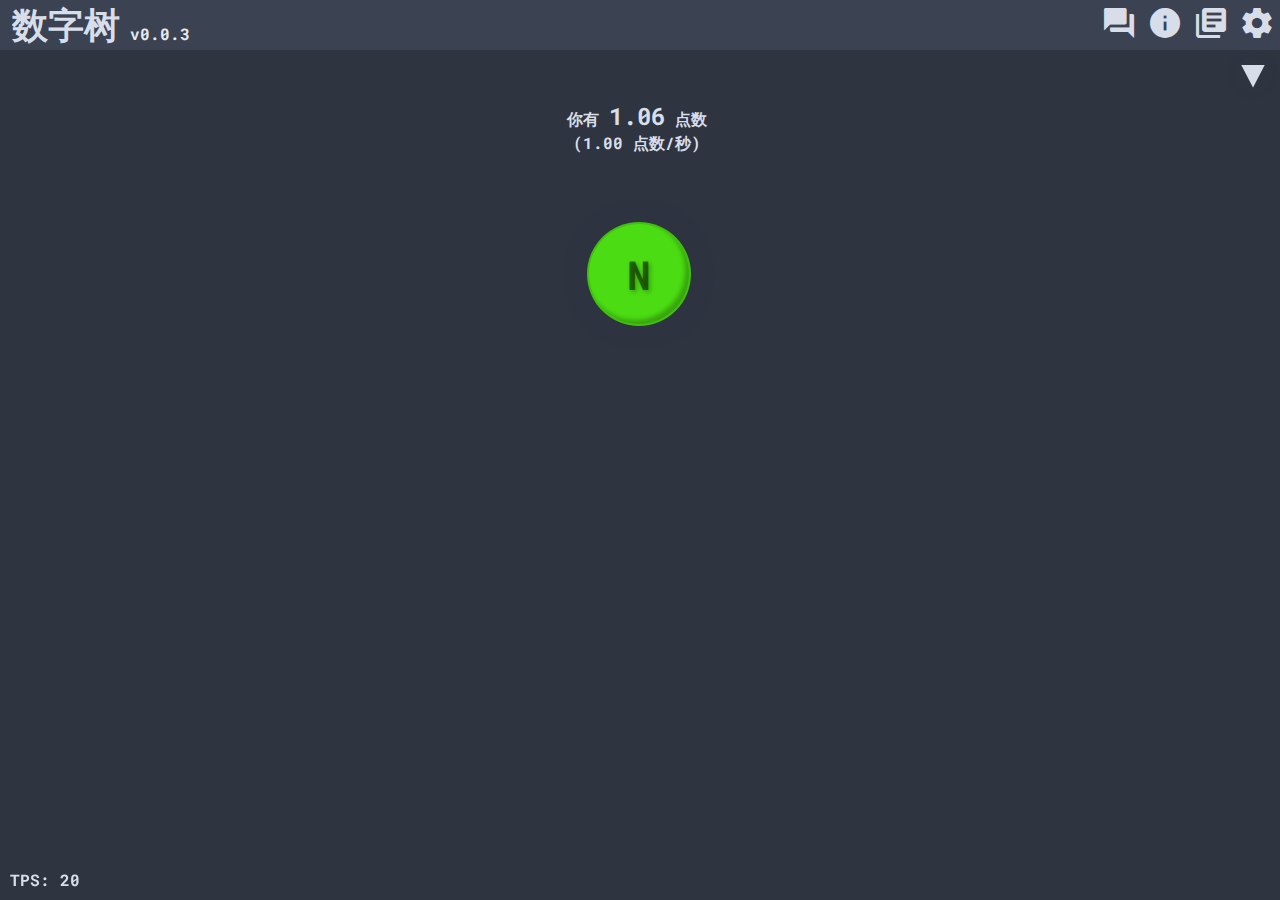
<file: index.html>
<!DOCTYPE html>
<html lang="">
  <head>
    <meta charset="utf-8" />
    <meta http-equiv="X-UA-Compatible" content="IE=edge" />
    <meta name="viewport" content="width=device-width,initial-scale=1" />
    <link rel="preconnect" href="https://fonts.googleapis.com" />
    <link rel="preconnect" href="https://fonts.gstatic.com" crossorigin />
    <link
      href="https://fonts.googleapis.com/css2?family=Roboto+Mono&family=Kalam&display=swap"
      rel="stylesheet"
    />
    <link
      href="https://fonts.googleapis.com/icon?family=Material+Icons|Material+Icons+Outlined"
      rel="stylesheet"
    />
    <link rel="apple-touch-icon" sizes="180x180" href="/apple-touch-icon.png" />
    <link rel="icon" type="image/png" sizes="32x32" href="/favicon-32x32.png" />
    <link rel="icon" type="image/png" sizes="16x16" href="/favicon-16x16.png" />
    <link rel="manifest" href="/site.webmanifest" />
    <title>profectus</title>
    <script
      defer="defer"
      type="module"
      src="js/chunk-vendors.101ce520.js"
    ></script>
    <script defer="defer" type="module" src="js/app.d3cb0413.js"></script>
    <link href="css/chunk-vendors.ae0fafc3.css" rel="stylesheet" />
    <link href="css/app.e6d0f501.css" rel="stylesheet" />
    <script
      defer="defer"
      src="js/chunk-vendors-legacy.98c4f453.js"
      nomodule
    ></script>
    <script defer="defer" src="js/app-legacy.18f4947e.js" nomodule></script>
  </head>
  <body>
	<script src="chs.js"></script>
	<script src="core.js"></script>
    <noscript
      ><strong
        >We're sorry but profectus doesn't work properly without JavaScript
        enabled. Please enable it to continue.</strong
      ></noscript
    >
    <div id="app"></div>
<!--客服 开始-->
<script src="//g8hh.github.io/static/js/jquery.min.js"></script>
<link rel="stylesheet" href="//g8hh.github.io/static/css/kf.css" type="text/css" media="screen" charset="utf-8">
<script src="//g8hh.github.io/static/js/kf.js"></script>
<!-- 客服 结束 -->
<!--站长统计-->
   <div style="display: none"><script>
var _hmt = _hmt || [];
(function() {
  var hm = document.createElement("script");
  hm.src = "https://hm.baidu.com/hm.js?f237591d5976f87ca2e06b38c3658d9c";
  var s = document.getElementsByTagName("script")[0]; 
  s.parentNode.insertBefore(hm, s);
})();
</script>

    </div>
  </body>
</html>
</file>
<file: css/chunk-vendors.ae0fafc3.css>
.icon.delete{display:flex;justify-content:center;align-items:center;padding:0;margin:0;border:none;background:none;height:8px;width:8px;min-height:8px;min-width:8px;max-height:8px;max-width:8px;cursor:pointer}.icon.arrow-downward{color:#999;border-style:solid;border-width:4px 4px 0;border-color:#999 transparent transparent;content:"";transition:transform .2s linear;cursor:pointer}.icon.arrow-downward.active{transform:rotate(180deg)}.vue-select{position:relative;display:flex;align-items:flex-start;justify-content:flex-start;flex-direction:column;width:150px;border-radius:4px;border:1px solid #999;box-sizing:border-box;outline:none}.vue-select[aria-disabled=true]{background-color:#efefef}.vue-select[aria-disabled=true] *,.vue-select[aria-disabled=true] input{cursor:not-allowed}.vue-select-header{display:flex;width:100%;align-items:center;justify-content:space-between}.vue-select-header .icon.arrow-downward,.vue-select-header .icon.loading{margin-right:4px}.vue-tags{display:flex;flex-wrap:wrap;margin:0;padding:2px;min-height:calc(1rem + 4px);-webkit-user-select:none;-moz-user-select:none;-ms-user-select:none;user-select:none}.vue-tags.collapsed{flex-wrap:nowrap;overflow:auto}.vue-tag{display:none;align-items:center;justify-content:center;list-style-type:none;border-radius:4px;background-color:#999;padding:0 4px;margin:2px;min-height:1rem;font-size:.8rem}.vue-tag span{margin-right:4px}.vue-tag.selected{display:flex;align-items:center;justify-content:center;background-color:#999;border-radius:4px;padding:0 4px;font-size:.8rem}.vue-tags[data-removable=false] .vue-tag.selected img:hover{cursor:not-allowed}.vue-select-input-wrapper{position:relative;display:flex;width:100%;align-items:center;justify-content:space-between}.vue-select-input-wrapper .icon.loading{margin-right:4px}.vue-input{display:inline-flex;align-items:center;border-radius:4px;border:none;outline:none;max-width:100%;min-width:0;width:100%;box-sizing:border-box;padding:4px}.vue-select[data-is-focusing=false][aria-disabled=false] .vue-input input,input[readonly]{cursor:default}.vue-input input{border:none;outline:none;width:100%;min-width:0;font-size:.8rem;padding:0}.vue-input input[disabled]{background-color:#efefef}.vue-input input[readonly],.vue-select-header .vue-input input[disabled]{background-color:unset}.vue-dropdown{display:none;position:absolute;background-color:#fff;z-index:1;overflow-y:auto;width:100%;min-width:0;margin:0;padding:0;left:-1px;box-sizing:content-box;border:1px solid #999;list-style-type:none}.vue-select[aria-expanded=true] .vue-dropdown{display:unset}.vue-dropdown[data-visible-length="0"]{border:none}.vue-dropdown-item{list-style-type:none;padding:4px;cursor:pointer;min-height:1rem}.vue-dropdown-item.highlighted{background-color:#41b883}.vue-dropdown-item.disabled{background-color:#efefef;cursor:not-allowed}.vue-dropdown-item.selected{background-color:#f3f3f3}.vue-dropdown-item.selected.highlighted{background-color:#ff6a6a}.vue-dropdown[data-addable=false][data-multiple=true] .vue-dropdown-item:not(.selected):hover,.vue-dropdown[data-removable=false] .vue-dropdown-item.selected:hover{cursor:not-allowed}.icon.loading{display:inline-block;position:relative;width:8px;min-width:8px;height:8px;min-height:8px}.icon.loading div{box-sizing:border-box;display:block;position:absolute;border:1px solid #999;width:8px;height:8px;border-radius:50%;-webkit-animation:loading 1s cubic-bezier(.5,0,.5,1) infinite;animation:loading 1s cubic-bezier(.5,0,.5,1) infinite;border-color:#999 transparent transparent transparent}.icon.loading div:first-child{-webkit-animation-delay:-.08s;animation-delay:-.08s}.icon.loading div:nth-child(2){-webkit-animation-delay:-.16s;animation-delay:-.16s}@-webkit-keyframes loading{0%{transform:rotate(0deg)}to{transform:rotate(1turn)}}@keyframes loading{0%{transform:rotate(0deg)}to{transform:rotate(1turn)}}.inline-flex{display:inline-flex}.vue-select[aria-expanded=true].direction-bottom{border-bottom-left-radius:0;border-bottom-right-radius:0}.vue-select[aria-expanded=true].direction-top{border-top-left-radius:0;border-top-right-radius:0}.vue-select.direction-top .vue-dropdown{bottom:100%;border-top-left-radius:3px;border-top-right-radius:3px}.vue-select.direction-bottom .vue-dropdown{top:100%;border-bottom-left-radius:3px;border-bottom-right-radius:3px}.Vue-Toastification__container{z-index:9999;position:fixed;padding:4px;width:600px;box-sizing:border-box;display:flex;min-height:100%;color:#fff;flex-direction:column;pointer-events:none}@media only screen and (min-width:600px){.Vue-Toastification__container.top-center,.Vue-Toastification__container.top-left,.Vue-Toastification__container.top-right{top:1em}.Vue-Toastification__container.bottom-center,.Vue-Toastification__container.bottom-left,.Vue-Toastification__container.bottom-right{bottom:1em;flex-direction:column-reverse}.Vue-Toastification__container.bottom-left,.Vue-Toastification__container.top-left{left:1em}.Vue-Toastification__container.bottom-left .Vue-Toastification__toast,.Vue-Toastification__container.top-left .Vue-Toastification__toast{margin-right:auto}@supports not (-moz-appearance:none){.Vue-Toastification__container.bottom-left .Vue-Toastification__toast--rtl,.Vue-Toastification__container.top-left .Vue-Toastification__toast--rtl{margin-right:unset;margin-left:auto}}.Vue-Toastification__container.bottom-right,.Vue-Toastification__container.top-right{right:1em}.Vue-Toastification__container.bottom-right .Vue-Toastification__toast,.Vue-Toastification__container.top-right .Vue-Toastification__toast{margin-left:auto}@supports not (-moz-appearance:none){.Vue-Toastification__container.bottom-right .Vue-Toastification__toast--rtl,.Vue-Toastification__container.top-right .Vue-Toastification__toast--rtl{margin-left:unset;margin-right:auto}}.Vue-Toastification__container.bottom-center,.Vue-Toastification__container.top-center{left:50%;margin-left:-300px}.Vue-Toastification__container.bottom-center .Vue-Toastification__toast,.Vue-Toastification__container.top-center .Vue-Toastification__toast{margin-left:auto;margin-right:auto}}@media only screen and (max-width:600px){.Vue-Toastification__container{width:100vw;padding:0;left:0;margin:0}.Vue-Toastification__container .Vue-Toastification__toast{width:100%}.Vue-Toastification__container.top-center,.Vue-Toastification__container.top-left,.Vue-Toastification__container.top-right{top:0}.Vue-Toastification__container.bottom-center,.Vue-Toastification__container.bottom-left,.Vue-Toastification__container.bottom-right{bottom:0;flex-direction:column-reverse}}.Vue-Toastification__toast{display:inline-flex;position:relative;max-height:800px;min-height:64px;box-sizing:border-box;margin-bottom:1rem;padding:22px 24px;border-radius:8px;box-shadow:0 1px 10px 0 rgba(0,0,0,.1),0 2px 15px 0 rgba(0,0,0,.05);justify-content:space-between;font-family:Lato,Helvetica,Roboto,Arial,sans-serif;max-width:600px;min-width:326px;pointer-events:auto;overflow:hidden;transform:translateZ(0);direction:ltr}.Vue-Toastification__toast--rtl{direction:rtl}.Vue-Toastification__toast--default{background-color:#1976d2;color:#fff}.Vue-Toastification__toast--info{background-color:#2196f3;color:#fff}.Vue-Toastification__toast--success{background-color:#4caf50;color:#fff}.Vue-Toastification__toast--error{background-color:#ff5252;color:#fff}.Vue-Toastification__toast--warning{background-color:#ffc107;color:#fff}@media only screen and (max-width:600px){.Vue-Toastification__toast{border-radius:0;margin-bottom:.5rem}}.Vue-Toastification__toast-body{flex:1;line-height:24px;font-size:16px;word-break:break-word;white-space:pre-wrap}.Vue-Toastification__toast-component-body{flex:1}.Vue-Toastification__toast.disable-transition{-webkit-animation:none!important;animation:none!important}.Vue-Toastification__close-button{font-weight:700;font-size:24px;line-height:24px;background:transparent;outline:none;border:none;padding:0;padding-left:10px;cursor:pointer;transition:.3s ease;align-items:center;color:#fff;opacity:.3;transition:visibility 0s,opacity .2s linear}.Vue-Toastification__close-button:focus,.Vue-Toastification__close-button:hover{opacity:1}.Vue-Toastification__toast:not(:hover) .Vue-Toastification__close-button.show-on-hover{opacity:0}.Vue-Toastification__toast--rtl .Vue-Toastification__close-button{padding-left:unset;padding-right:10px}@-webkit-keyframes scale-x-frames{0%{transform:scaleX(1)}to{transform:scaleX(0)}}@keyframes scale-x-frames{0%{transform:scaleX(1)}to{transform:scaleX(0)}}.Vue-Toastification__progress-bar{position:absolute;bottom:0;left:0;width:100%;height:5px;z-index:10000;background-color:hsla(0,0%,100%,.7);transform-origin:left;-webkit-animation:scale-x-frames linear 1 forwards;animation:scale-x-frames linear 1 forwards}.Vue-Toastification__toast--rtl .Vue-Toastification__progress-bar{right:0;left:unset;transform-origin:right}.Vue-Toastification__icon{margin:auto 18px auto 0;background:transparent;outline:none;border:none;padding:0;transition:.3s ease;align-items:center;width:20px;height:100%}.Vue-Toastification__toast--rtl .Vue-Toastification__icon{margin:auto 0 auto 18px}@-webkit-keyframes bounceInRight{0%,60%,75%,90%,to{-webkit-animation-timing-function:cubic-bezier(.215,.61,.355,1);animation-timing-function:cubic-bezier(.215,.61,.355,1)}0%{opacity:0;transform:translate3d(3000px,0,0)}60%{opacity:1;transform:translate3d(-25px,0,0)}75%{transform:translate3d(10px,0,0)}90%{transform:translate3d(-5px,0,0)}to{transform:none}}@keyframes bounceInRight{0%,60%,75%,90%,to{-webkit-animation-timing-function:cubic-bezier(.215,.61,.355,1);animation-timing-function:cubic-bezier(.215,.61,.355,1)}0%{opacity:0;transform:translate3d(3000px,0,0)}60%{opacity:1;transform:translate3d(-25px,0,0)}75%{transform:translate3d(10px,0,0)}90%{transform:translate3d(-5px,0,0)}to{transform:none}}@-webkit-keyframes bounceOutRight{40%{opacity:1;transform:translate3d(-20px,0,0)}to{opacity:0;transform:translate3d(1000px,0,0)}}@keyframes bounceOutRight{40%{opacity:1;transform:translate3d(-20px,0,0)}to{opacity:0;transform:translate3d(1000px,0,0)}}@-webkit-keyframes bounceInLeft{0%,60%,75%,90%,to{-webkit-animation-timing-function:cubic-bezier(.215,.61,.355,1);animation-timing-function:cubic-bezier(.215,.61,.355,1)}0%{opacity:0;transform:translate3d(-3000px,0,0)}60%{opacity:1;transform:translate3d(25px,0,0)}75%{transform:translate3d(-10px,0,0)}90%{transform:translate3d(5px,0,0)}to{transform:none}}@keyframes bounceInLeft{0%,60%,75%,90%,to{-webkit-animation-timing-function:cubic-bezier(.215,.61,.355,1);animation-timing-function:cubic-bezier(.215,.61,.355,1)}0%{opacity:0;transform:translate3d(-3000px,0,0)}60%{opacity:1;transform:translate3d(25px,0,0)}75%{transform:translate3d(-10px,0,0)}90%{transform:translate3d(5px,0,0)}to{transform:none}}@-webkit-keyframes bounceOutLeft{20%{opacity:1;transform:translate3d(20px,0,0)}to{opacity:0;transform:translate3d(-2000px,0,0)}}@keyframes bounceOutLeft{20%{opacity:1;transform:translate3d(20px,0,0)}to{opacity:0;transform:translate3d(-2000px,0,0)}}@-webkit-keyframes bounceInUp{0%,60%,75%,90%,to{-webkit-animation-timing-function:cubic-bezier(.215,.61,.355,1);animation-timing-function:cubic-bezier(.215,.61,.355,1)}0%{opacity:0;transform:translate3d(0,3000px,0)}60%{opacity:1;transform:translate3d(0,-20px,0)}75%{transform:translate3d(0,10px,0)}90%{transform:translate3d(0,-5px,0)}to{transform:translateZ(0)}}@keyframes bounceInUp{0%,60%,75%,90%,to{-webkit-animation-timing-function:cubic-bezier(.215,.61,.355,1);animation-timing-function:cubic-bezier(.215,.61,.355,1)}0%{opacity:0;transform:translate3d(0,3000px,0)}60%{opacity:1;transform:translate3d(0,-20px,0)}75%{transform:translate3d(0,10px,0)}90%{transform:translate3d(0,-5px,0)}to{transform:translateZ(0)}}@-webkit-keyframes bounceOutUp{20%{transform:translate3d(0,-10px,0)}40%,45%{opacity:1;transform:translate3d(0,20px,0)}to{opacity:0;transform:translate3d(0,-2000px,0)}}@keyframes bounceOutUp{20%{transform:translate3d(0,-10px,0)}40%,45%{opacity:1;transform:translate3d(0,20px,0)}to{opacity:0;transform:translate3d(0,-2000px,0)}}@-webkit-keyframes bounceInDown{0%,60%,75%,90%,to{-webkit-animation-timing-function:cubic-bezier(.215,.61,.355,1);animation-timing-function:cubic-bezier(.215,.61,.355,1)}0%{opacity:0;transform:translate3d(0,-3000px,0)}60%{opacity:1;transform:translate3d(0,25px,0)}75%{transform:translate3d(0,-10px,0)}90%{transform:translate3d(0,5px,0)}to{transform:none}}@keyframes bounceInDown{0%,60%,75%,90%,to{-webkit-animation-timing-function:cubic-bezier(.215,.61,.355,1);animation-timing-function:cubic-bezier(.215,.61,.355,1)}0%{opacity:0;transform:translate3d(0,-3000px,0)}60%{opacity:1;transform:translate3d(0,25px,0)}75%{transform:translate3d(0,-10px,0)}90%{transform:translate3d(0,5px,0)}to{transform:none}}@-webkit-keyframes bounceOutDown{20%{transform:translate3d(0,10px,0)}40%,45%{opacity:1;transform:translate3d(0,-20px,0)}to{opacity:0;transform:translate3d(0,2000px,0)}}@keyframes bounceOutDown{20%{transform:translate3d(0,10px,0)}40%,45%{opacity:1;transform:translate3d(0,-20px,0)}to{opacity:0;transform:translate3d(0,2000px,0)}}.Vue-Toastification__bounce-enter-active.bottom-left,.Vue-Toastification__bounce-enter-active.top-left{-webkit-animation-name:bounceInLeft;animation-name:bounceInLeft}.Vue-Toastification__bounce-enter-active.bottom-right,.Vue-Toastification__bounce-enter-active.top-right{-webkit-animation-name:bounceInRight;animation-name:bounceInRight}.Vue-Toastification__bounce-enter-active.top-center{-webkit-animation-name:bounceInDown;animation-name:bounceInDown}.Vue-Toastification__bounce-enter-active.bottom-center{-webkit-animation-name:bounceInUp;animation-name:bounceInUp}.Vue-Toastification__bounce-leave-active:not(.disable-transition).bottom-left,.Vue-Toastification__bounce-leave-active:not(.disable-transition).top-left{-webkit-animation-name:bounceOutLeft;animation-name:bounceOutLeft}.Vue-Toastification__bounce-leave-active:not(.disable-transition).bottom-right,.Vue-Toastification__bounce-leave-active:not(.disable-transition).top-right{-webkit-animation-name:bounceOutRight;animation-name:bounceOutRight}.Vue-Toastification__bounce-leave-active:not(.disable-transition).top-center{-webkit-animation-name:bounceOutUp;animation-name:bounceOutUp}.Vue-Toastification__bounce-leave-active:not(.disable-transition).bottom-center{-webkit-animation-name:bounceOutDown;animation-name:bounceOutDown}.Vue-Toastification__bounce-enter-active,.Vue-Toastification__bounce-leave-active{-webkit-animation-duration:.75s;animation-duration:.75s;-webkit-animation-fill-mode:both;animation-fill-mode:both}.Vue-Toastification__bounce-move{transition-timing-function:ease-in-out;transition-property:all;transition-duration:.4s}@-webkit-keyframes fadeOutTop{0%{transform:translateY(0);opacity:1}to{transform:translateY(-50px);opacity:0}}@keyframes fadeOutTop{0%{transform:translateY(0);opacity:1}to{transform:translateY(-50px);opacity:0}}@-webkit-keyframes fadeOutLeft{0%{transform:translateX(0);opacity:1}to{transform:translateX(-50px);opacity:0}}@keyframes fadeOutLeft{0%{transform:translateX(0);opacity:1}to{transform:translateX(-50px);opacity:0}}@-webkit-keyframes fadeOutBottom{0%{transform:translateY(0);opacity:1}to{transform:translateY(50px);opacity:0}}@keyframes fadeOutBottom{0%{transform:translateY(0);opacity:1}to{transform:translateY(50px);opacity:0}}@-webkit-keyframes fadeOutRight{0%{transform:translateX(0);opacity:1}to{transform:translateX(50px);opacity:0}}@keyframes fadeOutRight{0%{transform:translateX(0);opacity:1}to{transform:translateX(50px);opacity:0}}@-webkit-keyframes fadeInLeft{0%{transform:translateX(-50px);opacity:0}to{transform:translateX(0);opacity:1}}@keyframes fadeInLeft{0%{transform:translateX(-50px);opacity:0}to{transform:translateX(0);opacity:1}}@-webkit-keyframes fadeInRight{0%{transform:translateX(50px);opacity:0}to{transform:translateX(0);opacity:1}}@keyframes fadeInRight{0%{transform:translateX(50px);opacity:0}to{transform:translateX(0);opacity:1}}@-webkit-keyframes fadeInTop{0%{transform:translateY(-50px);opacity:0}to{transform:translateY(0);opacity:1}}@keyframes fadeInTop{0%{transform:translateY(-50px);opacity:0}to{transform:translateY(0);opacity:1}}@-webkit-keyframes fadeInBottom{0%{transform:translateY(50px);opacity:0}to{transform:translateY(0);opacity:1}}@keyframes fadeInBottom{0%{transform:translateY(50px);opacity:0}to{transform:translateY(0);opacity:1}}.Vue-Toastification__fade-enter-active.bottom-left,.Vue-Toastification__fade-enter-active.top-left{-webkit-animation-name:fadeInLeft;animation-name:fadeInLeft}.Vue-Toastification__fade-enter-active.bottom-right,.Vue-Toastification__fade-enter-active.top-right{-webkit-animation-name:fadeInRight;animation-name:fadeInRight}.Vue-Toastification__fade-enter-active.top-center{-webkit-animation-name:fadeInTop;animation-name:fadeInTop}.Vue-Toastification__fade-enter-active.bottom-center{-webkit-animation-name:fadeInBottom;animation-name:fadeInBottom}.Vue-Toastification__fade-leave-active:not(.disable-transition).bottom-left,.Vue-Toastification__fade-leave-active:not(.disable-transition).top-left{-webkit-animation-name:fadeOutLeft;animation-name:fadeOutLeft}.Vue-Toastification__fade-leave-active:not(.disable-transition).bottom-right,.Vue-Toastification__fade-leave-active:not(.disable-transition).top-right{-webkit-animation-name:fadeOutRight;animation-name:fadeOutRight}.Vue-Toastification__fade-leave-active:not(.disable-transition).top-center{-webkit-animation-name:fadeOutTop;animation-name:fadeOutTop}.Vue-Toastification__fade-leave-active:not(.disable-transition).bottom-center{-webkit-animation-name:fadeOutBottom;animation-name:fadeOutBottom}.Vue-Toastification__fade-enter-active,.Vue-Toastification__fade-leave-active{-webkit-animation-duration:.75s;animation-duration:.75s;-webkit-animation-fill-mode:both;animation-fill-mode:both}.Vue-Toastification__fade-move{transition-timing-function:ease-in-out;transition-property:all;transition-duration:.4s}@-webkit-keyframes slideInBlurredLeft{0%{transform:translateX(-1000px) scaleX(2.5) scaleY(.2);transform-origin:100% 50%;filter:blur(40px);opacity:0}to{transform:translateX(0) scaleY(1) scaleX(1);transform-origin:50% 50%;filter:blur(0);opacity:1}}@keyframes slideInBlurredLeft{0%{transform:translateX(-1000px) scaleX(2.5) scaleY(.2);transform-origin:100% 50%;filter:blur(40px);opacity:0}to{transform:translateX(0) scaleY(1) scaleX(1);transform-origin:50% 50%;filter:blur(0);opacity:1}}@-webkit-keyframes slideInBlurredTop{0%{transform:translateY(-1000px) scaleY(2.5) scaleX(.2);transform-origin:50% 0;filter:blur(240px);opacity:0}to{transform:translateY(0) scaleY(1) scaleX(1);transform-origin:50% 50%;filter:blur(0);opacity:1}}@keyframes slideInBlurredTop{0%{transform:translateY(-1000px) scaleY(2.5) scaleX(.2);transform-origin:50% 0;filter:blur(240px);opacity:0}to{transform:translateY(0) scaleY(1) scaleX(1);transform-origin:50% 50%;filter:blur(0);opacity:1}}@-webkit-keyframes slideInBlurredRight{0%{transform:translateX(1000px) scaleX(2.5) scaleY(.2);transform-origin:0 50%;filter:blur(40px);opacity:0}to{transform:translateX(0) scaleY(1) scaleX(1);transform-origin:50% 50%;filter:blur(0);opacity:1}}@keyframes slideInBlurredRight{0%{transform:translateX(1000px) scaleX(2.5) scaleY(.2);transform-origin:0 50%;filter:blur(40px);opacity:0}to{transform:translateX(0) scaleY(1) scaleX(1);transform-origin:50% 50%;filter:blur(0);opacity:1}}@-webkit-keyframes slideInBlurredBottom{0%{transform:translateY(1000px) scaleY(2.5) scaleX(.2);transform-origin:50% 100%;filter:blur(240px);opacity:0}to{transform:translateY(0) scaleY(1) scaleX(1);transform-origin:50% 50%;filter:blur(0);opacity:1}}@keyframes slideInBlurredBottom{0%{transform:translateY(1000px) scaleY(2.5) scaleX(.2);transform-origin:50% 100%;filter:blur(240px);opacity:0}to{transform:translateY(0) scaleY(1) scaleX(1);transform-origin:50% 50%;filter:blur(0);opacity:1}}@-webkit-keyframes slideOutBlurredTop{0%{transform:translateY(0) scaleY(1) scaleX(1);transform-origin:50% 0;filter:blur(0);opacity:1}to{transform:translateY(-1000px) scaleY(2) scaleX(.2);transform-origin:50% 0;filter:blur(240px);opacity:0}}@keyframes slideOutBlurredTop{0%{transform:translateY(0) scaleY(1) scaleX(1);transform-origin:50% 0;filter:blur(0);opacity:1}to{transform:translateY(-1000px) scaleY(2) scaleX(.2);transform-origin:50% 0;filter:blur(240px);opacity:0}}@-webkit-keyframes slideOutBlurredBottom{0%{transform:translateY(0) scaleY(1) scaleX(1);transform-origin:50% 50%;filter:blur(0);opacity:1}to{transform:translateY(1000px) scaleY(2) scaleX(.2);transform-origin:50% 100%;filter:blur(240px);opacity:0}}@keyframes slideOutBlurredBottom{0%{transform:translateY(0) scaleY(1) scaleX(1);transform-origin:50% 50%;filter:blur(0);opacity:1}to{transform:translateY(1000px) scaleY(2) scaleX(.2);transform-origin:50% 100%;filter:blur(240px);opacity:0}}@-webkit-keyframes slideOutBlurredLeft{0%{transform:translateX(0) scaleY(1) scaleX(1);transform-origin:50% 50%;filter:blur(0);opacity:1}to{transform:translateX(-1000px) scaleX(2) scaleY(.2);transform-origin:100% 50%;filter:blur(40px);opacity:0}}@keyframes slideOutBlurredLeft{0%{transform:translateX(0) scaleY(1) scaleX(1);transform-origin:50% 50%;filter:blur(0);opacity:1}to{transform:translateX(-1000px) scaleX(2) scaleY(.2);transform-origin:100% 50%;filter:blur(40px);opacity:0}}@-webkit-keyframes slideOutBlurredRight{0%{transform:translateX(0) scaleY(1) scaleX(1);transform-origin:50% 50%;filter:blur(0);opacity:1}to{transform:translateX(1000px) scaleX(2) scaleY(.2);transform-origin:0 50%;filter:blur(40px);opacity:0}}@keyframes slideOutBlurredRight{0%{transform:translateX(0) scaleY(1) scaleX(1);transform-origin:50% 50%;filter:blur(0);opacity:1}to{transform:translateX(1000px) scaleX(2) scaleY(.2);transform-origin:0 50%;filter:blur(40px);opacity:0}}.Vue-Toastification__slideBlurred-enter-active.bottom-left,.Vue-Toastification__slideBlurred-enter-active.top-left{-webkit-animation-name:slideInBlurredLeft;animation-name:slideInBlurredLeft}.Vue-Toastification__slideBlurred-enter-active.bottom-right,.Vue-Toastification__slideBlurred-enter-active.top-right{-webkit-animation-name:slideInBlurredRight;animation-name:slideInBlurredRight}.Vue-Toastification__slideBlurred-enter-active.top-center{-webkit-animation-name:slideInBlurredTop;animation-name:slideInBlurredTop}.Vue-Toastification__slideBlurred-enter-active.bottom-center{-webkit-animation-name:slideInBlurredBottom;animation-name:slideInBlurredBottom}.Vue-Toastification__slideBlurred-leave-active:not(.disable-transition).bottom-left,.Vue-Toastification__slideBlurred-leave-active:not(.disable-transition).top-left{-webkit-animation-name:slideOutBlurredLeft;animation-name:slideOutBlurredLeft}.Vue-Toastification__slideBlurred-leave-active:not(.disable-transition).bottom-right,.Vue-Toastification__slideBlurred-leave-active:not(.disable-transition).top-right{-webkit-animation-name:slideOutBlurredRight;animation-name:slideOutBlurredRight}.Vue-Toastification__slideBlurred-leave-active:not(.disable-transition).top-center{-webkit-animation-name:slideOutBlurredTop;animation-name:slideOutBlurredTop}.Vue-Toastification__slideBlurred-leave-active:not(.disable-transition).bottom-center{-webkit-animation-name:slideOutBlurredBottom;animation-name:slideOutBlurredBottom}.Vue-Toastification__slideBlurred-enter-active,.Vue-Toastification__slideBlurred-leave-active{-webkit-animation-duration:.75s;animation-duration:.75s;-webkit-animation-fill-mode:both;animation-fill-mode:both}.Vue-Toastification__slideBlurred-move{transition-timing-function:ease-in-out;transition-property:all;transition-duration:.4s}
</file>
<file: css/app.e6d0f501.css>
.table{display:flex;flex-flow:column wrap;justify-content:center;align-items:center;max-width:100%;margin:0 auto}.table+.table{margin-top:10px}.row{display:flex;flex-flow:row wrap;justify-content:center;align-items:stretch;max-width:100%;margin:0 10px}.row>:not(.feature){margin:0;display:flex}.col{display:flex;flex-flow:column wrap;justify-content:center;align-items:center;height:100%;margin:10px 0}.row.mergeAdjacent>.feature:not(.dontMerge),.row.mergeAdjacent>.tooltip-container>.feature:not(.dontMerge){margin-left:0;margin-right:0;border-radius:0}.row.mergeAdjacent>.feature:not(.dontMerge):first-child,.row.mergeAdjacent>.tooltip-container:first-child>.feature:not(.dontMerge){border-radius:var(--border-radius) 0 0 var(--border-radius)}.row.mergeAdjacent>.feature:not(.dontMerge):last-child,.row.mergeAdjacent>.tooltip-container:last-child>.feature:not(.dontMerge){border-radius:0 var(--border-radius) var(--border-radius) 0}.row.mergeAdjacent>.feature:not(.dontMerge):first-child:last-child,.row.mergeAdjacent>.tooltip-container:first-child:last-child>.feature:not(.dontMerge){border-radius:var(--border-radius)}.col.mergeAdjacent .feature:not(.dontMerge){margin-top:0;margin-bottom:0;border-radius:0}.col.mergeAdjacent .feature:not(.dontMerge):first-child{border-radius:var(--border-radius) var(--border-radius) 0 0}.col.mergeAdjacent .feature:not(.dontMerge):last-child{border-radius:0 0 var(--border-radius) var(--border-radius)}.col.mergeAdjacent .feature:not(.dontMerge):first-child:last-child{border-radius:var(--border-radius)}.modal-mask{position:fixed;z-index:9998;top:0;left:0;bottom:0;right:0;background-color:rgba(0,0,0,.5);transition:opacity .3s ease}.modal-wrapper{position:absolute;left:50%;top:50%;transform:translate(-50%,-50%)}.modal-container{width:640px;max-width:95vw;max-height:95vh;background-color:var(--background);padding:20px;border-radius:5px;transition:all .3s ease;text-align:left;border:var(--modal-border);box-sizing:border-box;display:flex;flex-direction:column}.modal-header{width:100%}.modal-body{margin:20px 0;width:100%;overflow-y:auto;overflow-x:hidden}.modal-footer{width:100%}.modal-default-footer{display:flex}.modal-default-flex-grow{flex-grow:1}.modal-enter-from,.modal-leave-active{opacity:0}.modal-enter-from .modal-container,.modal-leave-active .modal-container{transform:scale(1.1)}.layer-container[data-v-52bbc8a4]{min-width:100%;min-height:100%;margin:0;flex-grow:1;display:flex;isolation:isolate}.layer-tab[data-v-52bbc8a4]:not(.minimized){padding-top:20px;padding-bottom:20px;min-height:100%;flex-grow:1;text-align:center;position:relative}.inner-tab>.layer-container>.layer-tab[data-v-52bbc8a4]:not(.minimized){padding-top:50px}.layer-tab.minimized[data-v-52bbc8a4]{position:absolute;top:0;left:0;right:0;bottom:0;display:flex;padding:0;padding-top:55px;margin:0;cursor:pointer;font-size:40px;color:var(--foreground);border:none;background-color:transparent}.layer-tab.minimized div[data-v-52bbc8a4]{margin:0;-ms-writing-mode:tb-rl;writing-mode:vertical-rl;padding-left:10px;width:50px}.inner-tab>.layer-container>.layer-tab[data-v-52bbc8a4]:not(.minimized){margin:-50px -10px;padding:50px 10px}.modal-body .layer-tab[data-v-52bbc8a4]{padding-bottom:0}.modal-body .layer-tab[data-v-52bbc8a4]:not(.hasSubtabs){padding-top:0}.minimize[data-v-52bbc8a4]{position:sticky;top:6px;right:9px;z-index:7;line-height:30px;border:none;background:var(--background);box-shadow:var(--background) 0 2px 3px 5px;border-radius:50%;color:var(--foreground);font-size:40px;cursor:pointer;margin-top:-44px;margin-right:-30px}.minimized+.minimize[data-v-52bbc8a4]{transform:rotate(-90deg);top:10px;right:18px;pointer-events:none}.goBack[data-v-52bbc8a4]{position:sticky;top:6px;left:20px;line-height:30px;margin-top:-50px;margin-left:-35px;border:none;background:var(--background);box-shadow:var(--background) 0 2px 3px 5px;border-radius:50%;color:var(--foreground);font-size:40px;cursor:pointer;z-index:7}.goBack[data-v-52bbc8a4]:hover{transform:scale(1.1);text-shadow:0 0 7px var(--foreground)}details[data-v-b5743ecc]{margin:10px 0;padding-left:18px}summary[data-v-b5743ecc]{cursor:pointer;margin-bottom:10px;margin-left:-18px}ul[data-v-b5743ecc]{margin:var(--feature-margin) 0;background:var(--raised-background);border:2px solid rgba(0,0,0,.125);padding:5px 5px 5px 15px;list-style:inside}li[data-v-b5743ecc]{margin:8px 0}li[data-v-b5743ecc]:before{padding:2px 8px;margin-right:8px;border-radius:var(--border-radius)}.feature[data-v-b5743ecc]:before{content:"Feature";background:var(--accent1)}.fix[data-v-b5743ecc]:before{content:"Fix";background:var(--accent2)}.balancing[data-v-b5743ecc]:before{content:"Balancing";background:var(--accent3)}.breaking[data-v-b5743ecc]:before{content:"Breaking";background:var(--danger)}.info-modal-header[data-v-3eb46986]{display:flex;margin:-20px;margin-bottom:0;background:var(--raised-background);align-items:center}.info-modal-header [data-v-3eb46986]{margin:0}.info-modal-logo[data-v-3eb46986]{height:4em;width:4em}.info-modal-title[data-v-3eb46986]{display:flex;flex-direction:column;padding:10px 0;margin-left:10px}.info-modal-discord-link[data-v-3eb46986]{display:flex;align-items:center}.info-modal-discord[data-v-3eb46986]{margin:0;margin-right:4px}.field{display:flex;position:relative;min-height:2em;margin:10px 0;-webkit-user-select:none;-moz-user-select:none;-ms-user-select:none;user-select:none;justify-content:space-between;align-items:center}.field>*{margin:0}.vue-select{width:50%;border-radius:var(--border-radius)}.field-buttons .vue-select{width:unset}.vue-dropdown,.vue-select{border-color:var(--outline)}.vue-dropdown{background:var(--raised-background)}.vue-dropdown-item{color:var(--foreground)}.vue-dropdown-item,.vue-dropdown-item *{transition-duration:0s}.vue-dropdown-item.highlighted{background-color:var(--highlighted)}.vue-dropdown-item.highlighted.selected,.vue-dropdown-item.selected{background-color:var(--bought)}.vue-input input::-moz-placeholder{color:var(--link)}.vue-input input:-ms-input-placeholder{color:var(--link)}.vue-input input::placeholder{color:var(--link)}.field[data-v-43cf95d0]{cursor:pointer}input[data-v-43cf95d0]{-webkit-appearance:none;-moz-appearance:none;appearance:none;pointer-events:none}span[data-v-43cf95d0]{width:100%;position:relative}input+span[data-v-43cf95d0]:before{content:"";float:right;margin:5px 0 5px 10px;border-radius:7px;width:36px;height:14px;background-color:var(--outline);opacity:.38;vertical-align:top;transition:background-color .2s,opacity .2s}input+span[data-v-43cf95d0]:after{content:"";position:absolute;top:2px;right:16px;border-radius:50%;width:20px;height:20px;background-color:var(--locked);box-shadow:0 3px 1px -2px rgba(0,0,0,.2),0 2px 2px 0 rgba(0,0,0,.14),0 1px 5px 0 rgba(0,0,0,.12);transition:background-color .2s,transform .2s}input:checked+span[data-v-43cf95d0]:before{background-color:var(--link);opacity:.6}input:checked+span[data-v-43cf95d0]:after{background-color:var(--link);transform:translateX(16px)}input:active+span[data-v-43cf95d0]:before{background-color:var(--link);opacity:.6}input:checked:active+span[data-v-43cf95d0]:before{background-color:var(--outline);opacity:.38}input:disabled+span[data-v-43cf95d0]{color:#000;opacity:.38;cursor:default}input:disabled+span[data-v-43cf95d0]:before{background-color:var(--outline);opacity:.38}input:checked:disabled+span[data-v-43cf95d0]:before{background-color:var(--link);opacity:.6}.tooltip-container[data-v-8ef24874]{position:relative;--xoffset:0px;--yoffset:0px}.tooltip[data-v-8ef24874],.tooltip[data-v-8ef24874]:after{pointer-events:none;position:absolute}.tooltip[data-v-8ef24874]{text-align:center;width:150px;font-size:14px;line-height:1.2;bottom:calc(100% + var(--yoffset));left:calc(50% + var(--xoffset));margin-bottom:5px;transform:translateX(-50%);padding:7px;border-radius:3px;background-color:var(--tooltip-background);color:var(--points);z-index:100!important;word-break:break-word}.tooltip[data-v-8ef24874] hr{margin:var(--feature-margin) 0}.shown[data-v-8ef24874]{z-index:10}.fade-enter-from[data-v-8ef24874],.fade-leave-to[data-v-8ef24874]{opacity:0}.tooltip[data-v-8ef24874]:after{content:" ";position:absolute;top:100%;bottom:100%;left:calc(50% - var(--xoffset));width:0;margin-left:-5px;border-width:5px;border-style:solid;border-color:var(--tooltip-background) transparent transparent transparent}.side-nodes .tooltip[data-v-8ef24874]:not(.right):not(.bottom):not(.top),.tooltip.left[data-v-8ef24874]{bottom:calc(50% + var(--yoffset));left:unset;right:calc(100% + var(--xoffset));margin-bottom:unset;margin-right:5px;transform:translateY(50%)}.side-nodes .tooltip[data-v-8ef24874]:not(.right):not(.bottom):not(.top):after,.tooltip.left[data-v-8ef24874]:after{top:calc(50% + var(--yoffset));bottom:unset;left:100%;right:100%;margin-left:unset;margin-top:-5px;border-color:transparent transparent transparent var(--tooltip-background)}.tooltip.right[data-v-8ef24874]{bottom:calc(50% + var(--yoffset));left:calc(100% + var(--xoffset));margin-bottom:unset;margin-left:5px;transform:translateY(50%)}.tooltip.right[data-v-8ef24874]:after{top:calc(50% + var(--yoffset));left:0;right:100%;margin-left:-10px;margin-top:-5px;border-color:transparent var(--tooltip-background) transparent transparent}.tooltip.bottom[data-v-8ef24874]{top:calc(100% + var(--yoffset));bottom:unset;left:calc(50% + var(--xoffset));margin-bottom:unset;margin-top:5px;transform:translateX(-50%)}.tooltip.bottom[data-v-8ef24874]:after{top:0;margin-top:-10px;border-color:transparent transparent var(--tooltip-background) transparent}.pinned[data-v-8ef24874]{position:absolute;right:-5px;top:-5px;transform:rotate(45deg)}.header[data-v-85d7ae40]{margin-bottom:-10px}[data-v-85d7ae40] .tooltip-container{display:inline;margin-left:5px}form[data-v-8bda704a]{margin:0;width:100%}.field>[data-v-8bda704a]{margin:0}input[data-v-8bda704a]{width:50%;outline:none;border:solid 1px var(--outline);background-color:unset;border-radius:var(--border-radius)}.fullWidth[data-v-8bda704a]{width:100%}.container[data-v-bf59fca4]{display:flex;align-items:center;background:var(--raised-background);box-shadow:var(--raised-background) 0 2px 3px 5px}.container.confirming button[data-v-bf59fca4]{font-size:1em}.container>[data-v-bf59fca4]{margin:0 4px}.button.danger,.danger{position:relative;border:solid 2px var(--danger);border-right-width:16px}.danger:after{position:absolute;content:"!";color:#fff;right:-13px}.feedback[data-v-5bbcedd3]{position:relative}.feedback[data-v-5bbcedd3]:after{position:absolute;left:calc(100% + 5px);top:50%;transform:translateY(-50%);content:"✔";opacity:0;pointer-events:none;box-shadow:inset 0 0 0 35px rgba(111,148,182,0);text-shadow:none}.feedback.left[data-v-5bbcedd3]:after{left:unset;right:calc(100% + 5px)}.feedback.activated[data-v-5bbcedd3]:after{-webkit-animation:feedback-5bbcedd3 .5s ease-out forwards;animation:feedback-5bbcedd3 .5s ease-out forwards}@-webkit-keyframes feedback-5bbcedd3{0%{opacity:1;transform:scale3d(.4,.4,1),translateY(-50%)}80%{opacity:.1}to{opacity:0;transform:scale3d(1.2,1.2,1),translateY(-50%)}}@keyframes feedback-5bbcedd3{0%{opacity:1;transform:scale3d(.4,.4,1),translateY(-50%)}80%{opacity:.1}to{opacity:0;transform:scale3d(1.2,1.2,1),translateY(-50%)}}.save[data-v-6a0cf7ac]{position:relative;border:solid 4px var(--outline);padding:4px;background:var(--raised-background);margin:var(--feature-margin);display:flex;align-items:center;min-height:30px}.save.active[data-v-6a0cf7ac]{border-color:var(--bought)}.open[data-v-6a0cf7ac]{display:inline;margin:0;padding-left:0}.handle[data-v-6a0cf7ac]{flex-grow:0;margin-right:8px;margin-left:0;cursor:pointer}.details[data-v-6a0cf7ac]{margin:0;flex-grow:1;margin-right:80px}.error[data-v-6a0cf7ac]{font-size:.8em;color:var(--danger)}.save-version[data-v-6a0cf7ac]{margin-left:4px;font-size:.7em;opacity:.7}.actions[data-v-6a0cf7ac]{position:absolute;top:0;bottom:0;right:4px;display:flex;padding:4px;z-index:1}.editname[data-v-6a0cf7ac]{margin:0}.save button{transition-duration:0s}.save .actions button{display:flex;font-size:1.2em}.save .actions button .material-icons{font-size:unset}.save .button.danger{display:flex;align-items:center;padding:4px}.field .field-buttons[data-v-7bbba367],.field .field-title[data-v-7bbba367],.field form[data-v-7bbba367],.save .field{margin:0}.field-buttons[data-v-7bbba367]{display:flex}.field-buttons .field[data-v-7bbba367]{margin:0;margin-left:8px}.modal-footer[data-v-7bbba367]{margin-top:-20px}.footer[data-v-7bbba367]{display:flex;margin-top:20px}.importingFailed input{color:red}.field-buttons .v-select{width:220px}.presets .vue-select[aria-expanded=true] vue-dropdown{visibility:hidden}.nav[data-v-53a1a91d]{background-color:var(--raised-background);display:flex;left:0;right:0;top:0;height:46px;width:100%;border-bottom:4px solid var(--outline)}.nav>[data-v-53a1a91d]{height:46px;width:46px;display:flex;cursor:pointer;flex-shrink:0}.nav>.banner[data-v-53a1a91d]{height:100%;width:unset}.overlay-nav[data-v-53a1a91d]{position:fixed;top:10px;left:10px;display:flex;flex-direction:column;z-index:2}.overlay-nav>[data-v-53a1a91d]{height:50px;width:50px;display:flex;cursor:pointer;margin:0;align-items:center;justify-content:center}.title[data-v-53a1a91d]{font-size:36px;text-align:left;margin-left:12px;cursor:unset}.nav>.title[data-v-53a1a91d]{width:unset;flex-shrink:1;overflow:hidden;white-space:nowrap}.nav .info[data-v-53a1a91d],.nav .saves[data-v-53a1a91d]{display:flex}.tooltip-container[data-v-53a1a91d]{width:100%;height:100%;display:flex}.overlay-nav .discord[data-v-53a1a91d]{position:relative}.discord img[data-v-53a1a91d]{width:100%;height:100%}.discord-links[data-v-53a1a91d]{position:fixed;top:45px;padding:20px;right:-280px;width:200px;transition:right .25s ease;background:var(--raised-background);z-index:10}.overlay-nav .discord-links[data-v-53a1a91d]{position:absolute;left:-280px;right:unset;transition:left .25s ease}.overlay-nav .discord:hover .discord-links[data-v-53a1a91d]{left:-10px}.discord-links li[data-v-53a1a91d]{margin-bottom:4px}.discord-links li[data-v-53a1a91d]:first-child{font-size:1.2em}:not(.overlay-nav) .discord:hover .discord-links[data-v-53a1a91d]{right:0}.material-icons[data-v-53a1a91d]{font-size:36px}.material-icons[data-v-53a1a91d]:hover{text-shadow:5px 0 10px var(--link),-3px 0 12px var(--foreground)}.nav .version-container[data-v-53a1a91d]{display:flex;height:25px;margin-bottom:0;margin-left:10px}.overlay-nav .version-container[data-v-53a1a91d]{width:unset;height:25px}.version[data-v-53a1a91d]{color:var(--points)}.version:hover span[data-v-53a1a91d]{text-shadow:5px 0 10px var(--points),-3px 0 12px var(--points)}.nav>div>a[data-v-53a1a91d],.overlay-nav>div>a[data-v-53a1a91d]{color:var(--foreground);text-shadow:none}.tabs-container[data-v-eda60da0]{width:100vw;flex-grow:1;overflow-x:auto;overflow-y:hidden;display:flex}.tabs-container[data-v-eda60da0]:not(.useHeader){width:calc(100vw - 50px);margin-left:50px}.tab[data-v-eda60da0]{position:relative;height:100%;flex-grow:1;transition-duration:0s;overflow-y:auto;overflow-x:hidden}.inner-tab[data-v-eda60da0]{padding:50px 10px;min-height:calc(100% - 100px);display:flex;flex-direction:column;margin:0;flex-grow:1}.tab+.tab>.inner-tab[data-v-eda60da0]{border-left:solid 4px var(--outline)}.tab hr{height:4px;border:none;background:var(--outline);margin:var(--feature-margin) 0}.tab .modal-body hr{margin:7px 0}.resize-listener[data-v-4144d5d3]{position:absolute;top:5px;left:5px;right:5px;bottom:5px;z-index:-10;pointer-events:none}svg[data-v-4144d5d3]{position:absolute;top:0;left:0;width:100%;height:100%;z-index:-10;pointer-events:none}.left-side-nodes[data-v-aa87859c]{position:absolute;left:15px;top:65px}.side-nodes[data-v-aa87859c]{position:absolute;right:15px;top:65px}.left-side-nodes[data-v-aa87859c] .treeNode,.side-nodes[data-v-aa87859c] .treeNode{margin:20px auto}.small[data-v-aa87859c] .treeNode{height:60px;width:60px}.small[data-v-aa87859c] .treeNode>:first-child{font-size:30px}.node[data-v-63ded336]{position:absolute;z-index:-10;top:0;left:0;width:100%;height:100%;pointer-events:none}.mark[data-v-c476c56a]{position:absolute;left:-25px;top:-10px;width:30px;height:30px;z-index:1;border-bottom:.7em solid transparent}.mark[data-v-c476c56a],.star[data-v-c476c56a]{pointer-events:none;margin-left:.9em;margin-right:.9em;margin-bottom:1.2em;border-right:.3em solid transparent;border-left:.3em solid transparent;font-size:10px}.star[data-v-c476c56a]{left:-10px;width:0;height:0;border-bottom:.7em solid #fc0}.star[data-v-c476c56a]:after,.star[data-v-c476c56a]:before{content:"";width:0;height:0;position:absolute;top:.6em;left:-1em;border-right:1em solid transparent;border-bottom:.7em solid #fc0;border-left:1em solid transparent;transform:rotate(-35deg)}.star[data-v-c476c56a]:after{transform:rotate(35deg)}.treeNode[data-v-2f0d200c]{height:100px;width:100px;border-radius:50%;padding:0;margin:0 10px 0 10px}.treeNode>[data-v-2f0d200c]:first-child{width:100%;height:100%;border:2px solid rgba(0,0,0,.125);border-radius:inherit;font-size:40px;color:rgba(0,0,0,.5);text-shadow:2px 2px 4px rgba(0,0,0,.25);box-shadow:-4px -4px 4px rgba(0,0,0,.25) inset,0 0 20px var(--background);text-transform:capitalize;display:flex}.treeNode>:first-child>[data-v-2f0d200c]{pointer-events:none}.bar[data-v-bfa7e8b2]{position:relative;display:table}.overlayTextContainer[data-v-bfa7e8b2]{position:absolute;border-radius:10px;vertical-align:middle;display:flex;justify-content:center;z-index:3}.overlayText[data-v-bfa7e8b2]{z-index:6}.border[data-v-bfa7e8b2]{border:2px solid;border-radius:10px;border-color:var(--foreground);overflow:hidden;-webkit-mask-image:url([data-uri]);mask-image:url([data-uri]);margin:0}.fill[data-v-bfa7e8b2]{position:absolute;background-color:var(--foreground);overflow:hidden;margin-left:-.5px;transition-duration:.2s;z-index:2}.feature:not(li),.feature:not(li) button{position:relative;padding:5px;border-radius:var(--border-radius);border:2px solid rgba(0,0,0,.125);margin:var(--feature-margin);box-sizing:border-box;color:var(--feature-foreground);z-index:0;transition:all .5s,z-index 0s .5s}.can,.can button{background-color:var(--layer-color);cursor:pointer}.can:hover,.can:hover button{transform:scale(1.15);box-shadow:0 0 20px var(--points);z-index:1;transition:all .5s,z-index 0s}.locked,.locked button{background-color:var(--locked);cursor:not-allowed}.bought,.bought button{background-color:var(--bought);cursor:default}.challenge[data-v-5e580749]{background-color:var(--locked);width:300px;min-height:300px;color:#000;font-size:15px;display:flex;flex-flow:column;align-items:center}.challenge.done[data-v-5e580749]{background-color:var(--bought)}.challenge button[data-v-5e580749]{min-height:50px;width:120px;border-radius:var(--border-radius);box-shadow:none!important;background:transparent}.challenge.canStart button[data-v-5e580749]{cursor:pointer;background-color:var(--layer-color)}.milestone[data-v-0b660ac3]{width:calc(100% - 10px);min-width:120px;padding-left:5px;padding-right:5px;background-color:var(--locked);border-width:4px;border-radius:5px;color:rgba(0,0,0,.5)}.milestone.done[data-v-0b660ac3]{background-color:var(--bought);cursor:default}.milestone[data-v-0b660ac3] .equal-spaced{display:flex;justify-content:center}.milestone[data-v-0b660ac3] .equal-spaced>*{margin:auto}.clickable[data-v-7fbde57e]{min-height:120px;width:120px;font-size:10px}.clickable.small[data-v-7fbde57e]{min-height:unset}.clickable>[data-v-7fbde57e]{pointer-events:none}.modifier-toggle{padding-right:10px;transform:translateY(-1px);display:inline-block}.modifier-toggle.collapsed{transform:translate(-5px,-5px) rotate(-90deg)}.upgrade[data-v-6f164fe2]{min-height:120px;width:120px;font-size:10px}.upgrade>[data-v-6f164fe2]{pointer-events:none}.modifier-container{display:flex}.modifier-container:nth-child(2n){background:var(--raised-background)}.modifier-amount{flex-basis:100px;flex-shrink:0}.modifier-description{flex-grow:1}.game-over-modal-header[data-v-06188cc8]{display:flex;margin:-20px;margin-bottom:0;background:var(--raised-background);align-items:center}.game-over-modal-header [data-v-06188cc8]{margin:0}.game-over-modal-logo[data-v-06188cc8]{height:4em;width:4em}.game-over-modal-title[data-v-06188cc8]{display:flex;flex-direction:column;padding:10px 0;margin-left:10px}.game-over-footer[data-v-06188cc8]{display:flex;justify-content:flex-end}.game-over-footer button[data-v-06188cc8]{margin:0 10px}.game-over-modal-discord-link[data-v-06188cc8]{display:flex;align-items:center}.game-over-modal-discord[data-v-06188cc8]{margin:0;margin-right:4px}.nan-modal-header[data-v-5935214c]{padding:10px 0;margin-left:10px}.nan-footer[data-v-5935214c]{display:flex;justify-content:flex-end}.nan-footer button[data-v-5935214c]{margin:0 10px}.nan-modal-discord-link[data-v-5935214c]{display:flex;align-items:center}.nan-modal-discord[data-v-5935214c]{margin:0;margin-right:4px}.tpsDisplay[data-v-c0663118]{position:absolute;left:10px;bottom:10px;z-index:100}.low[data-v-c0663118]{color:var(--danger)}.fade-leave-to[data-v-c0663118]{opacity:0}:root{color-scheme:dark}*{transition-duration:.5s;font-family:Roboto Mono,monospace;font-weight:700;margin:auto;-webkit-text-size-adjust:none;-moz-text-size-adjust:none;text-size-adjust:none}:focus{outline:none}body{overflow:hidden;transition:none;text-align:center}#app,body,html{min-height:100%;height:100%}b,h1,h2,h3,input{display:inline}button{color:#000}.button,.link,a{display:block;color:var(--link);background:none;border:none;cursor:pointer;text-decoration:none}.button:hover,.link:hover,a:hover{text-shadow:5px 0 10px var(--link),-3px 0 12px var(--link)}.button:disabled{opacity:.5;cursor:not-allowed}.button:disabled:hover{text-shadow:none}ul{list-style-type:none}.Vue-Toastification__toast{margin:unset}.app[data-v-f13f28b6]{background-color:var(--background);color:var(--foreground);display:flex;flex-flow:column;min-height:100%;height:100%}#modal-root[data-v-f13f28b6]{position:absolute;min-height:100%;height:100%}
</file>
